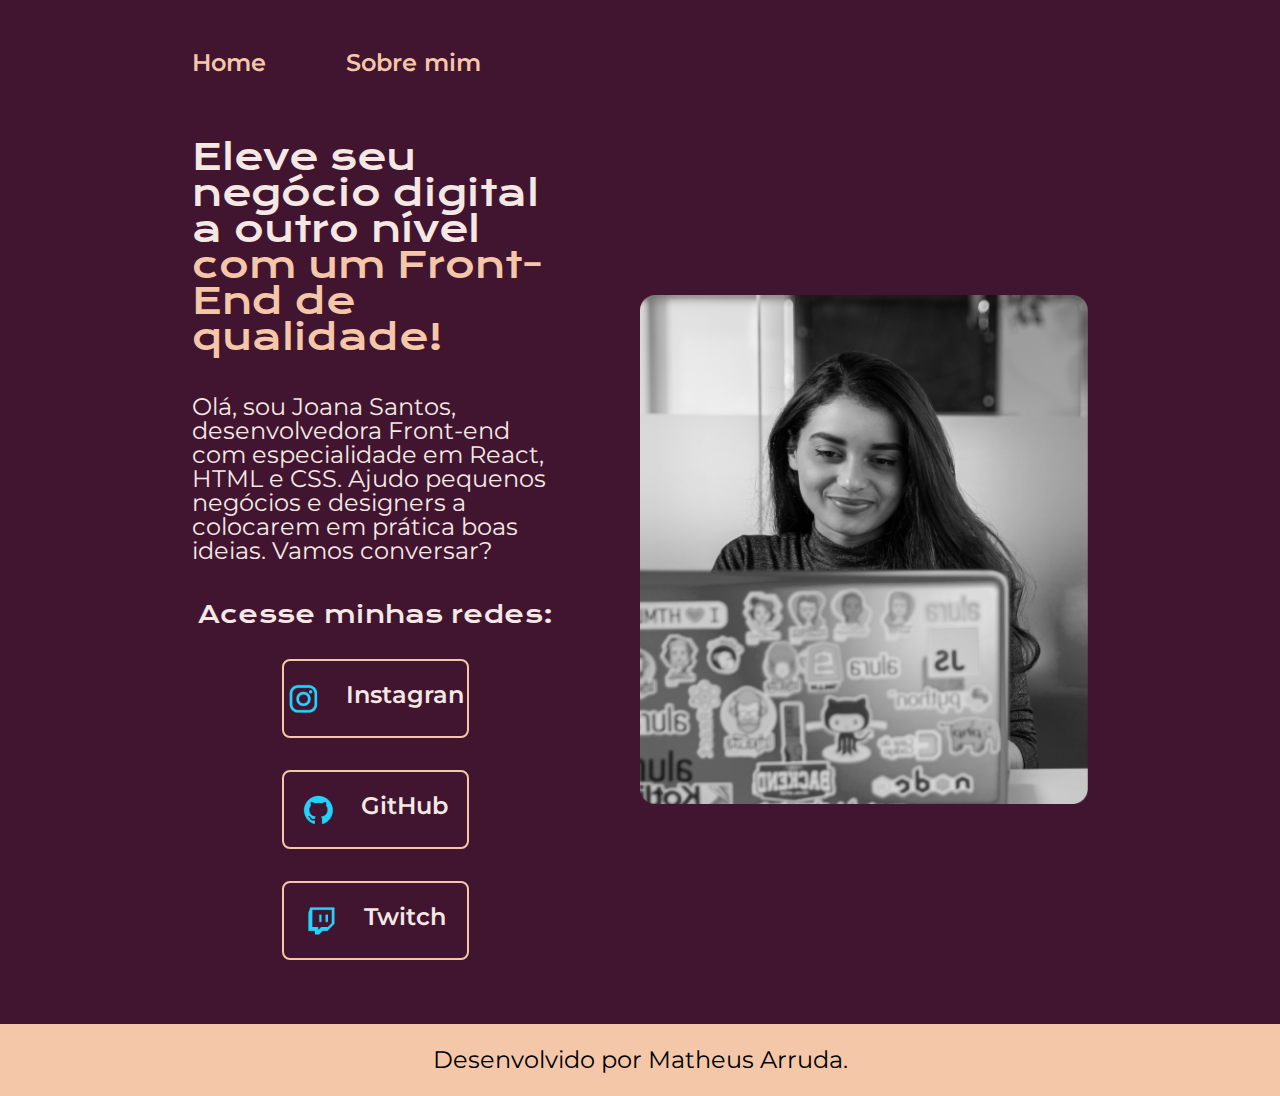
<file: index.html>
<!DOCTYPE html>

<html lang="pt-br">
    <head>
        <meta charset="UTF-8">
        <meta http-equiv="X-UA-Compatible" content="IE=edge">
        <title>Portiflio</title>
        <link rel="stylesheet" href="./styles/reset.css">
        <link rel="stylesheet"   href="./styles/Portifolio.css">
        <link href="https://fonts.googleapis.com/css2?family=Krona+One&display=swap" rel="stylesheet">
        <link href="https://fonts.googleapis.com/css2?family=Montserrat&display=swap" rel="stylesheet">
    </head>

    <body>
        <header class="cabeçalho">
            <nav class="cabeçalho__menu">
                <a class="cabeçalho__menu__link" href="index.html">Home</a>
                <a class="cabeçalho__menu__link" href="about.html">Sobre mim</a>
            </nav>
        </header>
        <main class="apresentação">
            <section class="apresentação__conteudo">
                <h1 class="apresentação__conteudo__titulo">Eleve seu negócio digital a outro nível <strong class="titulo-destaque">com um Front-End de qualidade!</strong></h1>
                <p class="apresentação__conteudo__texto">Olá, sou Joana Santos, desenvolvedora Front-end com especialidade em React, HTML e CSS. Ajudo pequenos negócios e designers a colocarem em prática boas ideias. Vamos conversar?</p>
                <div class="apresentação__links">
                    <h2 class="apresentação__links__subtitulo">Acesse minhas redes:</h2>
                    <a class="apresentação__links__navegação" href="https://www.instagram.com/math_arruda/" target="_blank">
                        <img src="./assets/instagram.png">
                        Instagran
                    </a>
                    <a class="apresentação__links__navegação" href="https://github.com/MatheusSMarruda" target="_blank">
                        <img src="./assets/github.png">
                        GitHub
                    </a>
                    <a class="apresentação__links__navegação" href="https://www.twitch.tv/maths_a" target="_blank">
                        <img src="./assets/twitch.png">
                        Twitch
                    </a>
                </div>
            </section>
            <img src="./assets/Rectangle 47.png" class="apresentação__imagem">
        </main>

        <footer class="rodape">
            <p>Desenvolvido por Matheus Arruda.</p>
        </footer>
    </body>
</html>
</file>
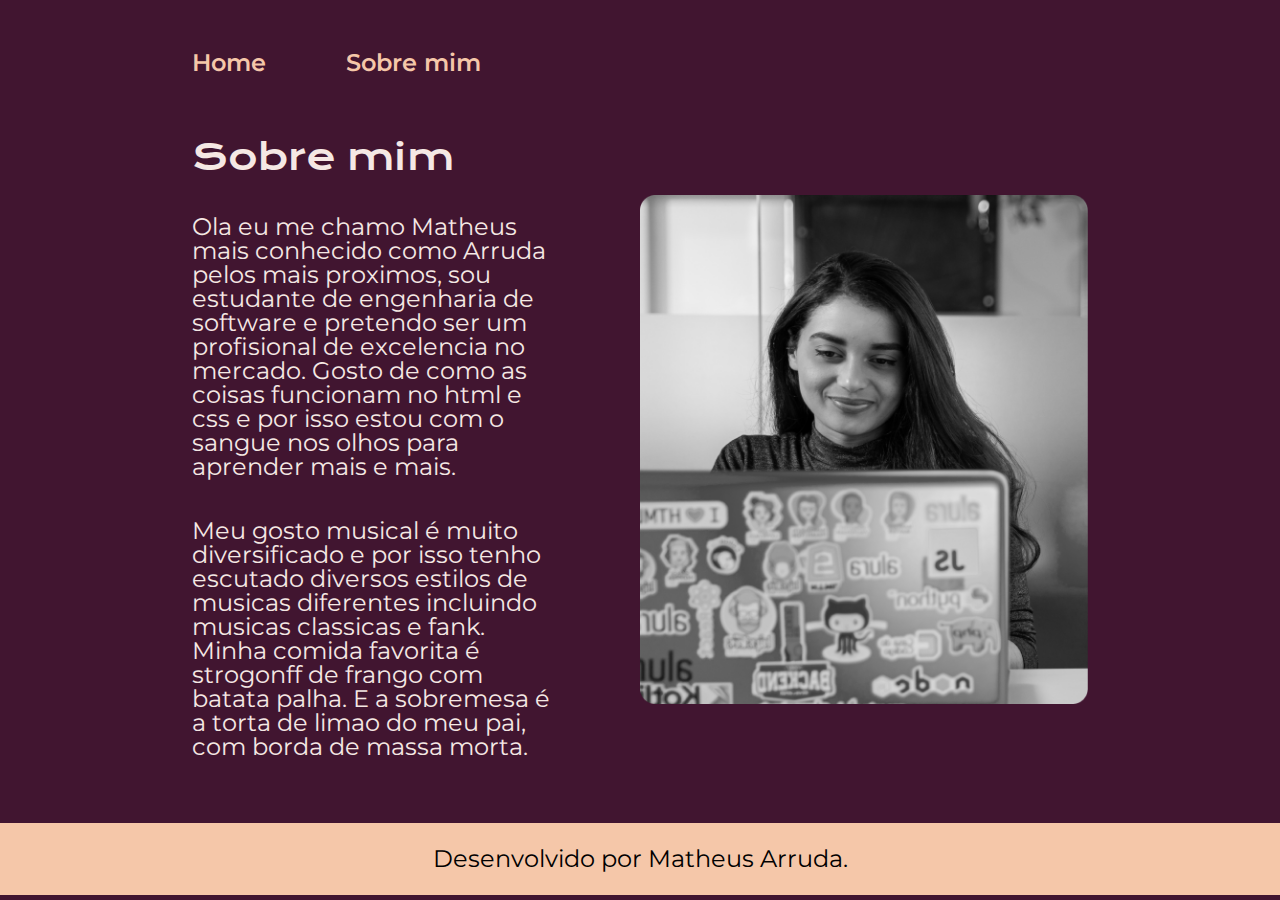
<file: about.html>
<!DOCTYPE html>
<html lang="pt-br">
<head>
    <meta charset="UTF-8">
    <meta http-equiv="X-UA-Compatible" content="IE=edge">
    <meta name="viewport" content="width=device-width, initial-scale=1.0">
    <title>Sobre mim</title>
    <link rel="stylesheet" href="./styles/reset.css">
    <link rel="stylesheet" href="./styles/Portifolio.css">
</head>
<body>
    <header class="cabeçalho">
        <nav class="cabeçalho__menu">
            <a class="cabeçalho__menu__link" href="index.html">Home</a>
            <a class="cabeçalho__menu__link" href="about.html">Sobre mim</a>
         </nav>
    </header>

    <main class="apresentação">
        <section class="apresentação__conteudo">
            <h1 class="apresentação__conteudo__titulo">Sobre mim</h1>
            <p class="apresentação__conteudo__texto">Ola eu me chamo Matheus mais conhecido como Arruda pelos mais proximos, sou estudante de engenharia de software e pretendo ser um profisional de excelencia no mercado. Gosto de como as coisas funcionam no html e css e por isso estou com o sangue nos olhos para aprender mais e mais.</p>
            <p class="apresentação__conteudo__texto">Meu gosto musical é muito diversificado e por isso tenho escutado diversos estilos de musicas diferentes incluindo musicas classicas e fank. Minha comida favorita é strogonff de frango com batata palha. E a sobremesa é a torta de limao do meu pai, com borda de massa morta.</p>
        </section>
        <img src="./assets/Rectangle 47.png" class="apresentação__imagem">
    </main>

    <footer class="rodape">
        <p>Desenvolvido por Matheus Arruda.</p>
    </footer>
</body>
</html>
</file>
<file: styles/Portifolio.css>
@import url('https://fonts.googleapis.com/css2?family=Krona+One&family=Montserrat:wght@400;600&display=swap');

:root {
    --cor--principal: #411530;
    --cor--secundaria: #F5E8E4;
    --cor--primaria: #F5C7A9;
    --cor--hover: #D1512D;

    --fonte--principal: 'Krona One', sans-serif;
    --fonte--secundaria: 'Montserrat', sans-serif;
}

body {
    box-sizing: border-box;
    background: var(--cor--principal);
}

main {
    color: var(--cor--secundaria);
}

.cabeçalho {
    padding: 4% 0% 0% 15%;
}

.cabeçalho__menu {
    display: flex;
    gap: 80px;
}

.cabeçalho__menu__link {
    font-family: var(--fonte--secundaria);
    font-size: 1.5rem;
    font-weight: 600;
    color: var(--cor--primaria);
    text-decoration: none;
}

.titulo-destaque {
    color: var(--cor--primaria);
}

.apresentação {
    padding: 5% 15%;
    display: flex;
    align-items: center;
    justify-content: space-between;
    gap: 82px;
}

.apresentação__conteudo {
    width: 50%;
    display: flex;
    flex-direction: column;
    gap: 40px;
}

.apresentação__conteudo__titulo {
    font-size: 2.25rem;
    font-family: var(--fonte--principal);
}

.apresentação__conteudo__texto {
    font-size: 1.5rem;
    font-family: var(--fonte--secundaria);
}

.apresentação__links {
    display: flex;
    flex-direction: column;
    justify-content: space-between;
    align-items: center;
    gap: 32px;
}

.apresentação__links__subtitulo {
    font-family: var(--fonte--principal);
    font-weight: 400;
    font-size: 1.5rem;
}

.apresentação__links__navegação {
    /* background-color: #000000; */
    display: flex;
    justify-content: center;
    gap: 26px;
    font-size: 1.5rem;
    width: 50%;
    text-align: center;
    border-radius: 8px;
    border: 2px solid var(--cor--primaria);
    padding: 21.5px 0 21.5px 0;
    font-family: var(--fonte--secundaria);
    font-weight: 600;
    text-decoration: none;
    color: var(--cor--secundaria);

}

.apresentação__links__navegação:hover {
    background-color: var(--cor--hover);
}

.apresentação__imagem {
    width: 50%;
}

.rodape {
    background-color: var(--cor--primaria);
    text-align: center;
    padding: 24px;
    font-family: var(--fonte--secundaria);
    font-size: 1.5rem;
    font-weight: 400;
}

@media (max-width: 1200px) {
    .cabeçalho {
        padding: 10%;
    }

    .cabeçalho__menu {
        justify-content: center;
    }

    .apresentação {
        flex-direction: column-reverse;
        padding: 5%;
    }

    .apresentação__conteudo {
        width: auto;
    }

}
</file>
